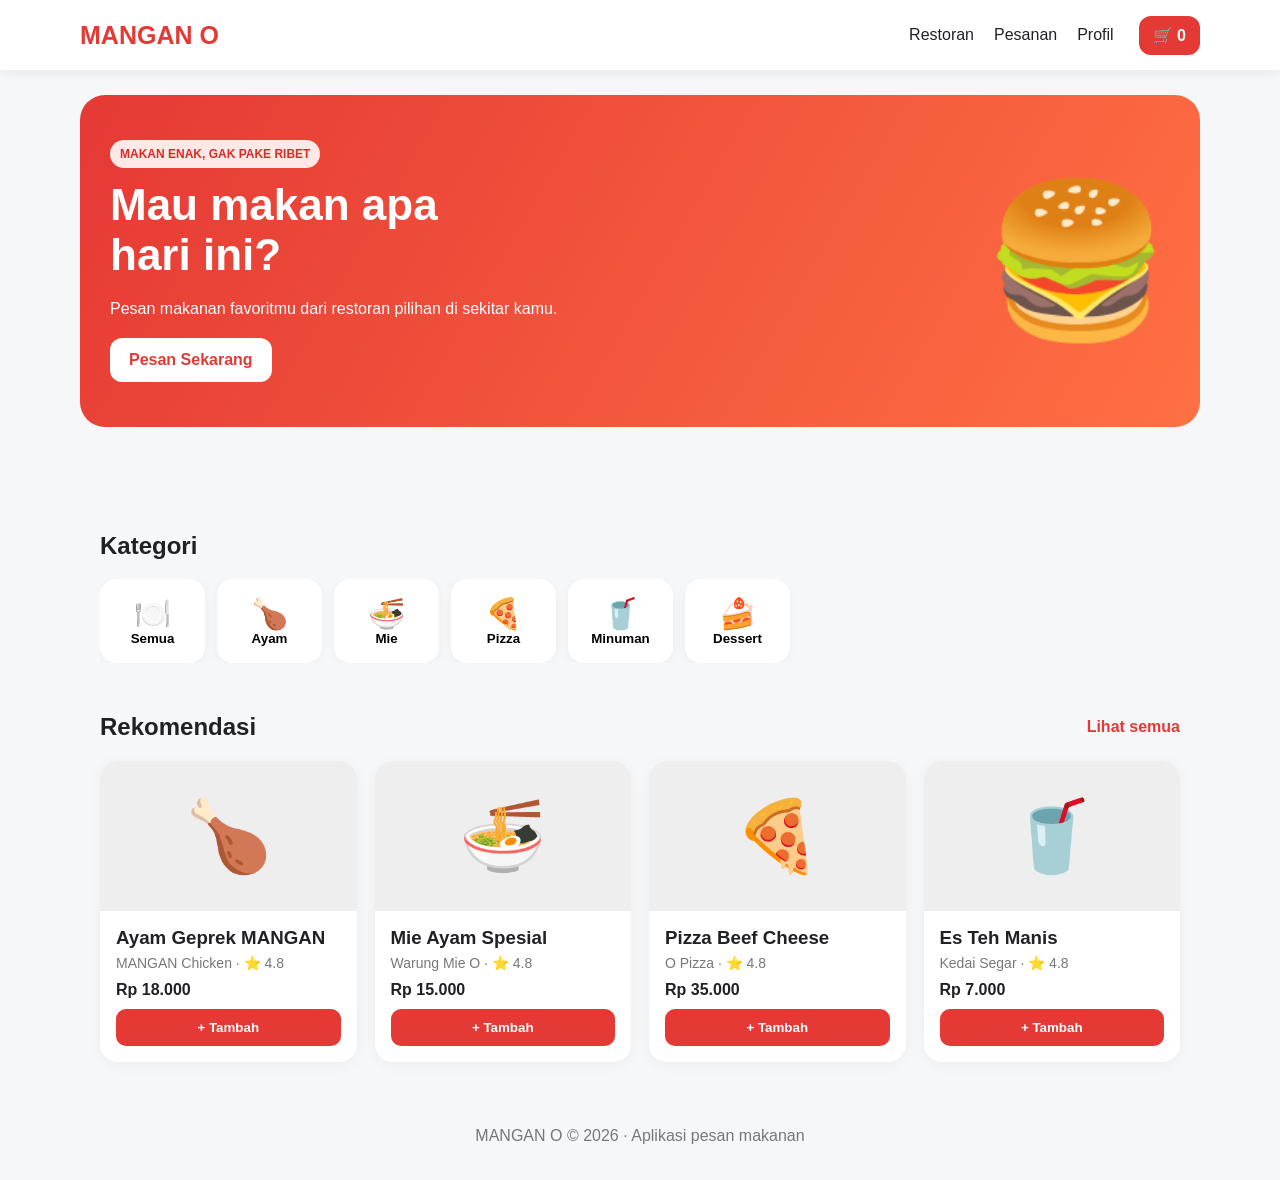
<file: index.html>
<!DOCTYPE html>
<html lang="id">
<head>
<meta charset="UTF-8"><meta name="viewport" content="width=device-width,initial-scale=1.0">
<title>MANGAN O - Pesan Makanan</title>
<link rel="stylesheet" href="css/style.css">
<link rel="stylesheet" href="css/home.css">
</head>
<body>
<header class="navbar">
  <a class="logo" href="index.html">MANGAN O</a>
  <nav><a href="pages/restoran.html">Restoran</a><a href="pages/pesanan.html">Pesanan</a><a href="pages/profil.html">Profil</a></nav>
  <a class="cart-btn" href="pages/keranjang.html">🛒 <span id="cartCount">0</span></a>
</header>
<section class="hero">
  <div><span class="badge">MAKAN ENAK, GAK PAKE RIBET</span><h1>Mau makan apa<br>hari ini?</h1>
  <p>Pesan makanan favoritmu dari restoran pilihan di sekitar kamu.</p>
  <a class="primary" href="pages/restoran.html">Pesan Sekarang</a></div>
  <div class="hero-emoji">🍔</div>
</section>
<main class="container">
  <section><div class="section-title"><h2>Kategori</h2></div><div id="categories" class="categories"></div></section>
  <section><div class="section-title"><h2>Rekomendasi</h2><a href="pages/restoran.html">Lihat semua</a></div><div id="foodGrid" class="food-grid"></div></section>
</main>
<footer>MANGAN O © 2026 · Aplikasi pesan makanan</footer>
<script src="data/kategori.js"></script><script src="data/makanan.js"></script><script src="js/app.js"></script><script src="js/home.js"></script>
</body></html>
</file>
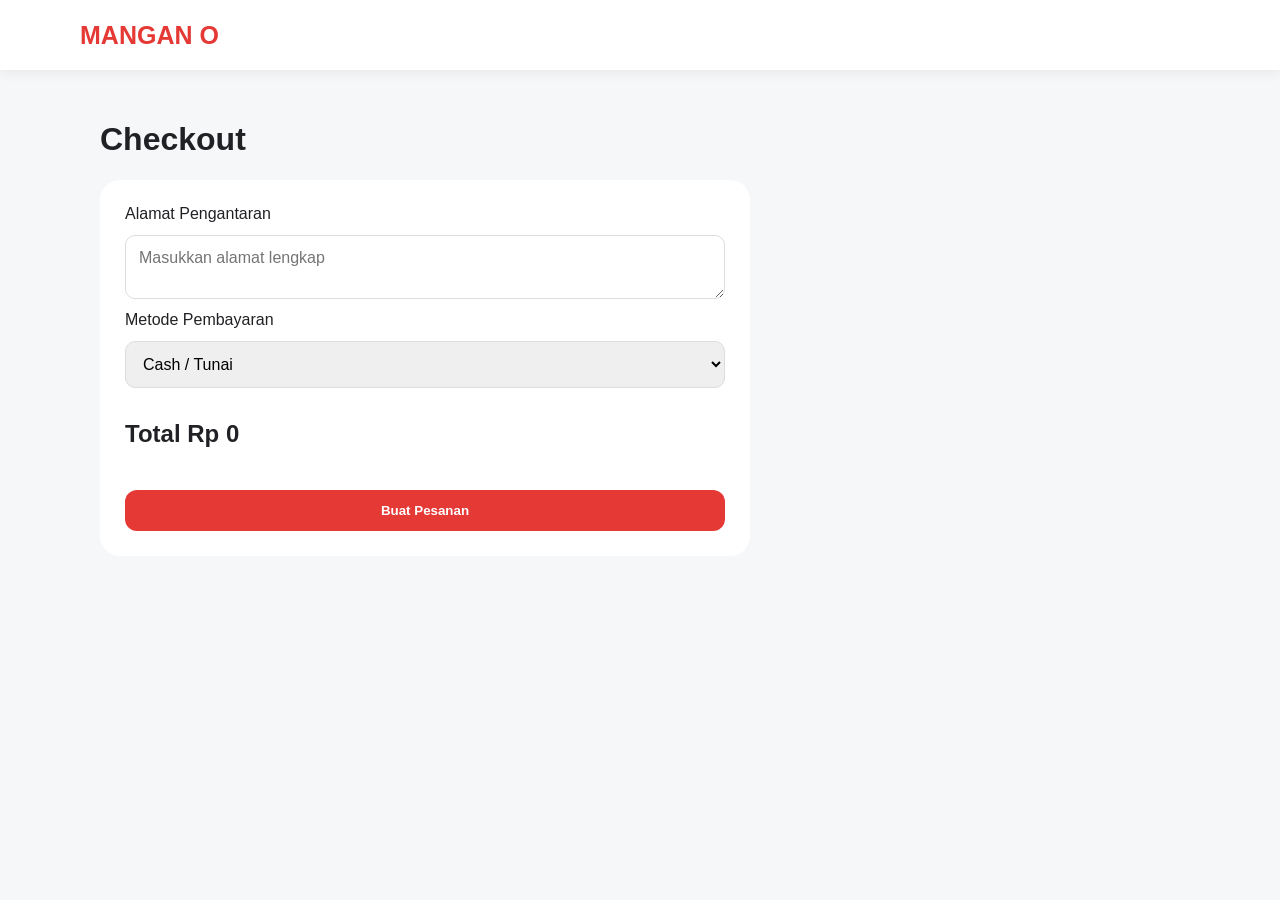
<file: pages/checkout.html>
<!DOCTYPE html><html lang="id"><head>
<meta charset="UTF-8"><meta name="viewport" content="width=device-width,initial-scale=1"><title>Checkout - MANGAN O</title><link rel="stylesheet" href="../css/style.css"><link rel="stylesheet" href="../css/checkout.css"></head>
<body><header class="navbar"><a class="logo" href="../index.html">MANGAN O</a></header>
<main class="container"><h1>Checkout</h1><div class="checkout-card"><label>Alamat Pengantaran</label><textarea id="address" placeholder="Masukkan alamat lengkap"></textarea><label>Metode Pembayaran</label><select id="payment"><option>Cash / Tunai</option><option>QRIS</option><option>E-Wallet</option></select><div id="checkoutTotal"></div><button class="primary" onclick="placeOrder()">Buat Pesanan</button></div></main>
<script src="../data/makanan.js"></script><script src="../js/app.js"></script><script src="../js/checkout.js"></script></body></html>
</file>
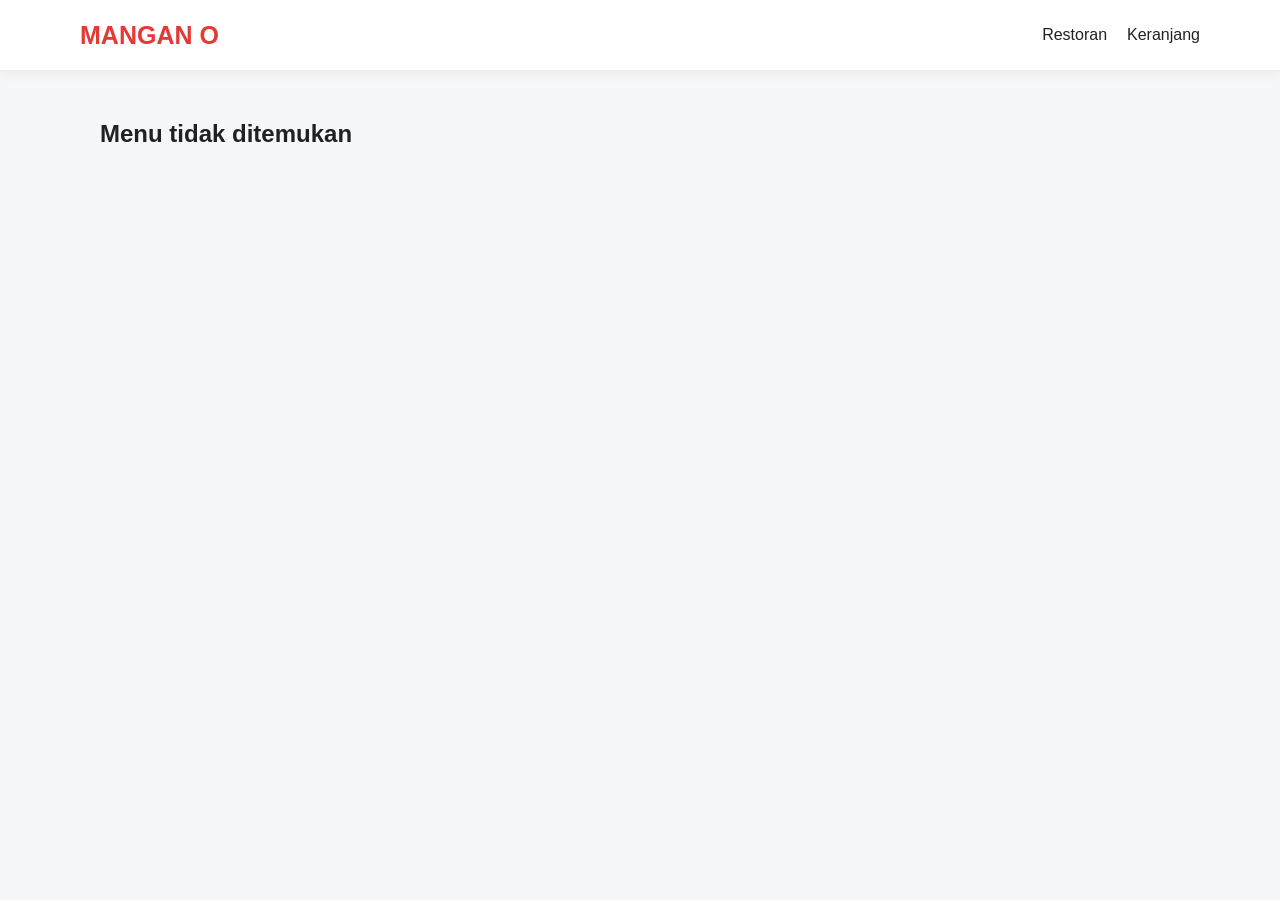
<file: pages/detail-menu.html>
<!DOCTYPE html><html lang="id"><head>
<meta charset="UTF-8"><meta name="viewport" content="width=device-width,initial-scale=1"><title>Detail Menu - MANGAN O</title>
<link rel="stylesheet" href="../css/style.css"></head><body><header class="navbar"><a class="logo" href="../index.html">MANGAN O</a><nav><a href="restoran.html">Restoran</a><a href="keranjang.html">Keranjang</a></nav></header>
<main class="container"><div id="detail"></div></main><script src="../data/makanan.js"></script><script src="../js/app.js"></script><script>
const id=new URLSearchParams(location.search).get('id'); const f=makanan.find(x=>x.id===id);
document.getElementById('detail').innerHTML=f?`<div class="detail-card"><div class="detail-image">${f.emoji}</div><div><span class="badge">${f.kategori}</span><h1>${f.nama}</h1><p>${f.restoran}</p><h2>${formatRupiah(f.harga)}</h2><p>${f.deskripsi}</p><button class="primary" onclick="addToCart('${f.id}')">+ Tambah ke Keranjang</button></div></div>`:'<h2>Menu tidak ditemukan</h2>';
</script></body></html>
</file>
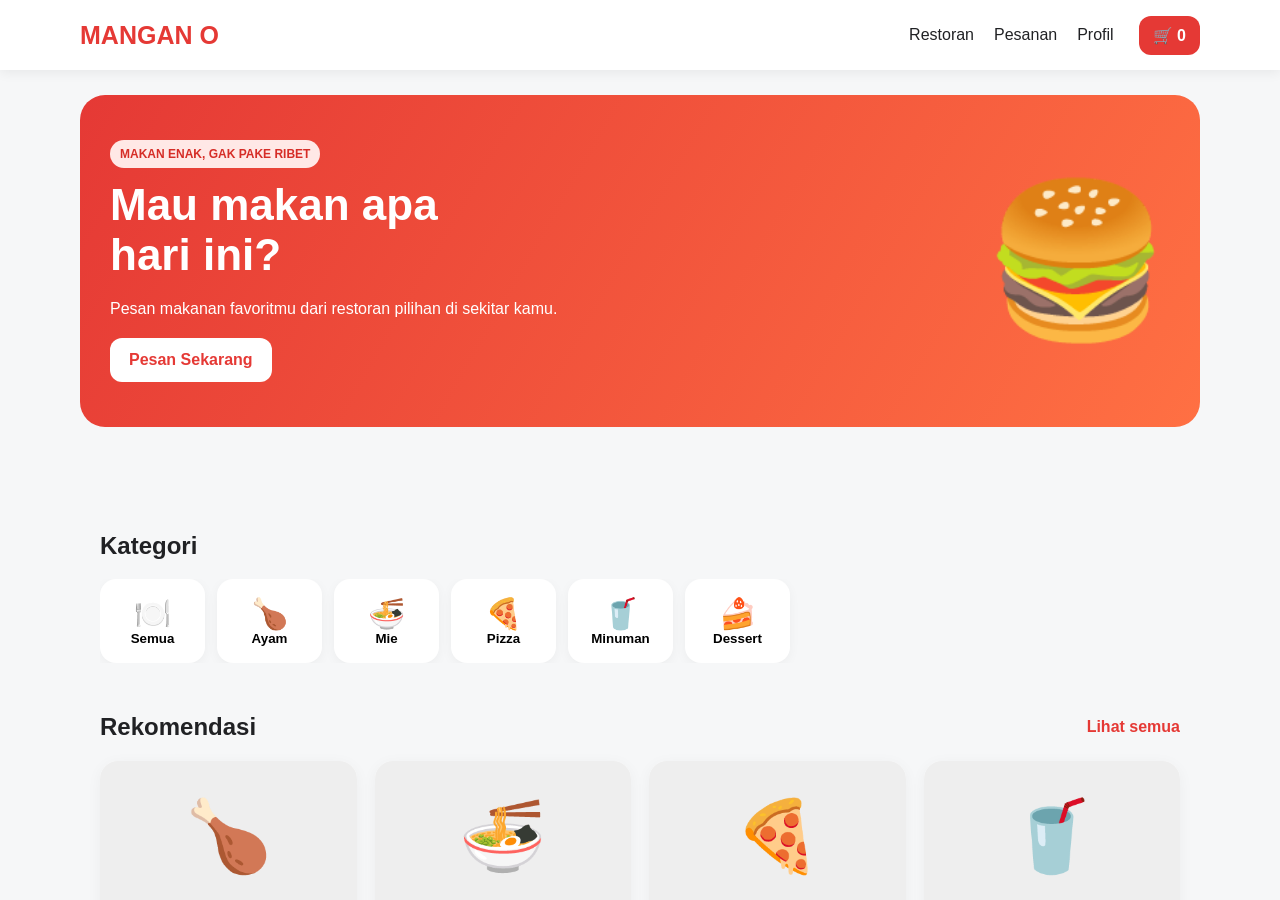
<file: pages/home.html>
<!DOCTYPE html><html lang="id"><head><meta charset="UTF-8"><meta name="viewport" content="width=device-width,initial-scale=1"><meta http-equiv="refresh" content="0;url=../index.html"><title>Home</title></head><body></body></html>
</file>
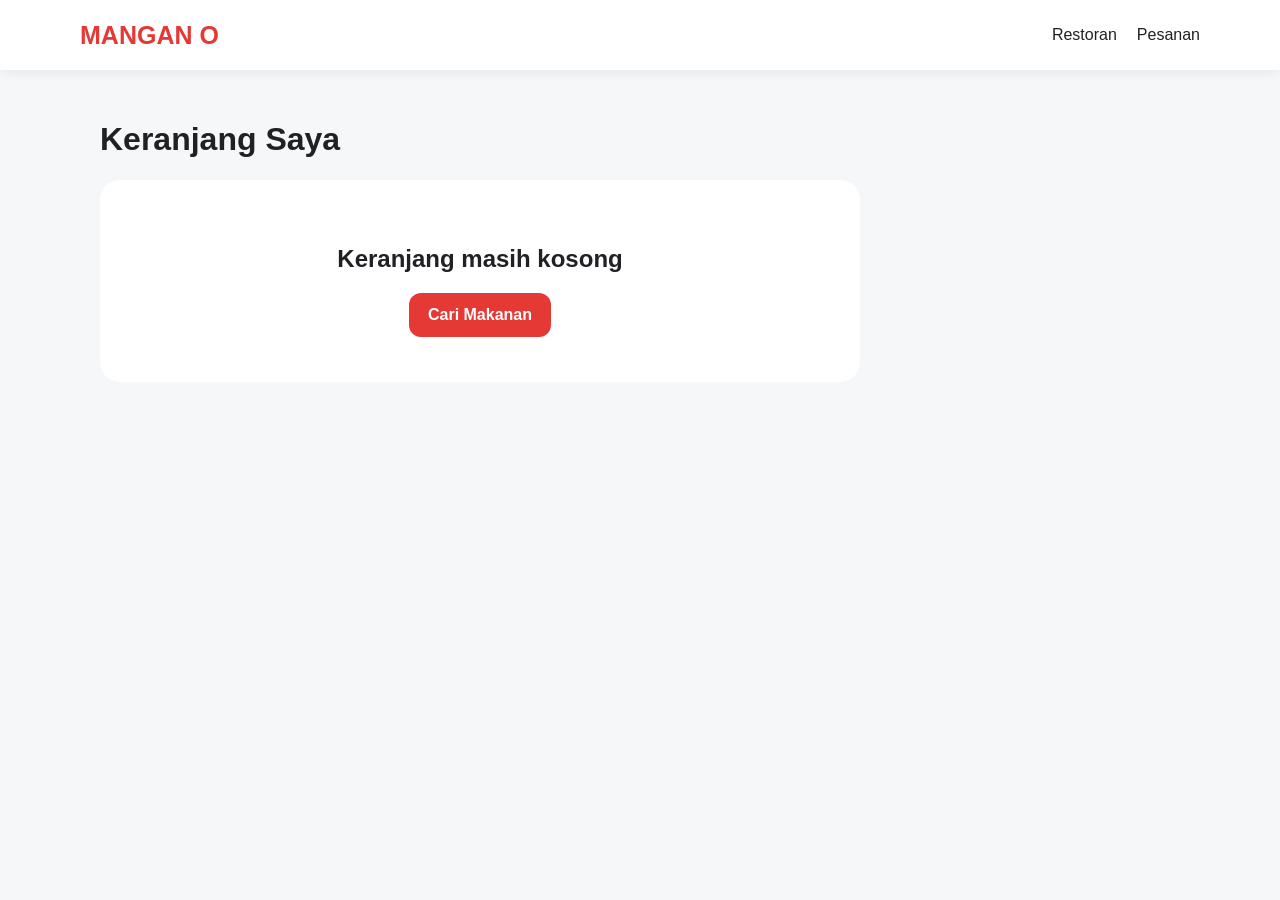
<file: pages/keranjang.html>
<!DOCTYPE html><html lang="id"><head>
<meta charset="UTF-8"><meta name="viewport" content="width=device-width,initial-scale=1"><title>Keranjang - MANGAN O</title><link rel="stylesheet" href="../css/style.css"><link rel="stylesheet" href="../css/keranjang.css"></head>
<body><header class="navbar"><a class="logo" href="../index.html">MANGAN O</a><nav><a href="restoran.html">Restoran</a><a href="pesanan.html">Pesanan</a></nav></header>
<main class="container"><h1>Keranjang Saya</h1><div id="cart"></div></main><script src="../data/makanan.js"></script><script src="../js/app.js"></script><script src="../js/keranjang.js"></script></body></html>
</file>
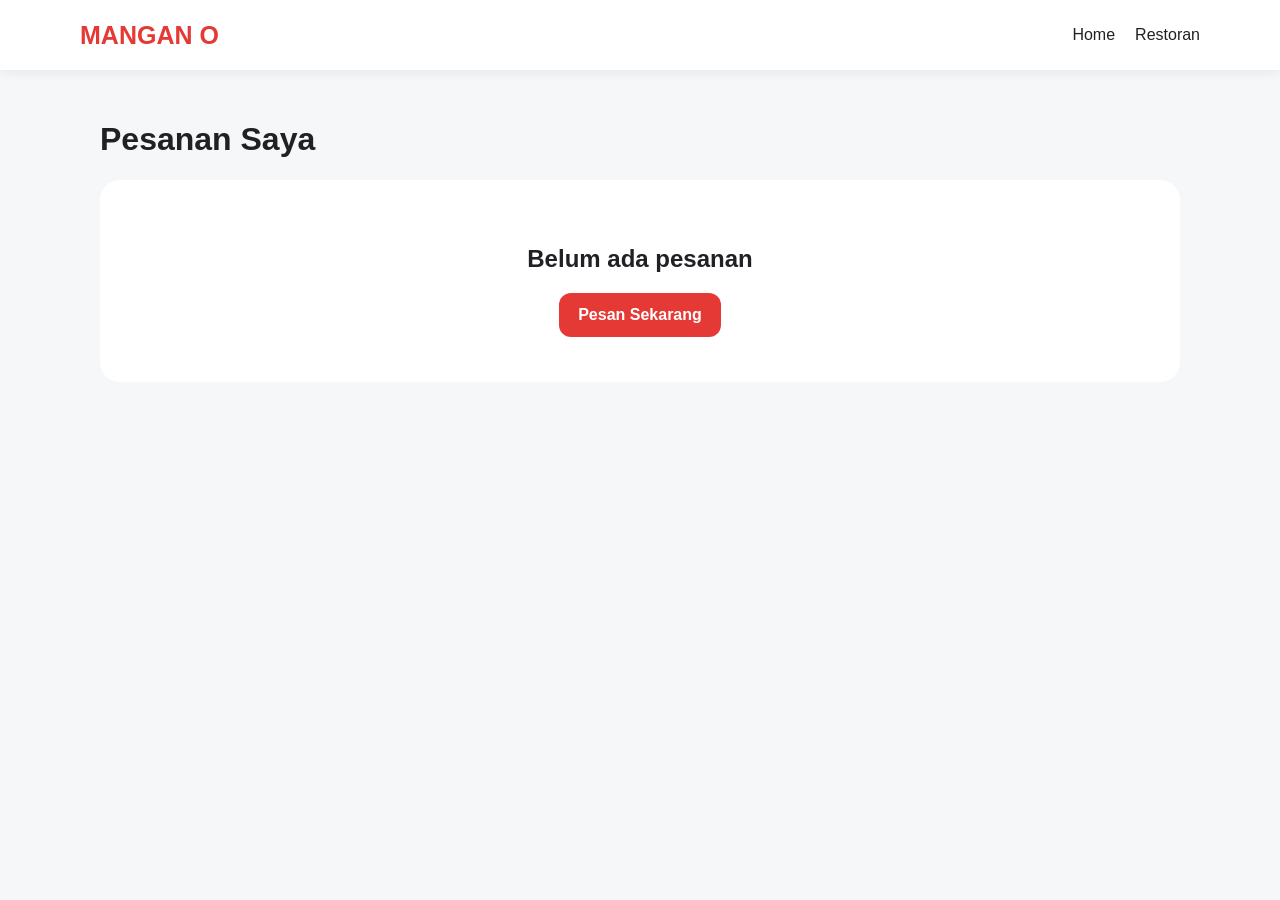
<file: pages/pesanan.html>
<!DOCTYPE html><html lang="id"><head>
<meta charset="UTF-8"><meta name="viewport" content="width=device-width,initial-scale=1"><title>Pesanan - MANGAN O</title><link rel="stylesheet" href="../css/style.css"><link rel="stylesheet" href="../css/pesanan.css"></head>
<body><header class="navbar"><a class="logo" href="../index.html">MANGAN O</a><nav><a href="../index.html">Home</a><a href="restoran.html">Restoran</a></nav></header>
<main class="container"><h1>Pesanan Saya</h1><div id="order"></div></main><script src="../js/app.js"></script><script src="../js/pesanan.js"></script></body></html>
</file>
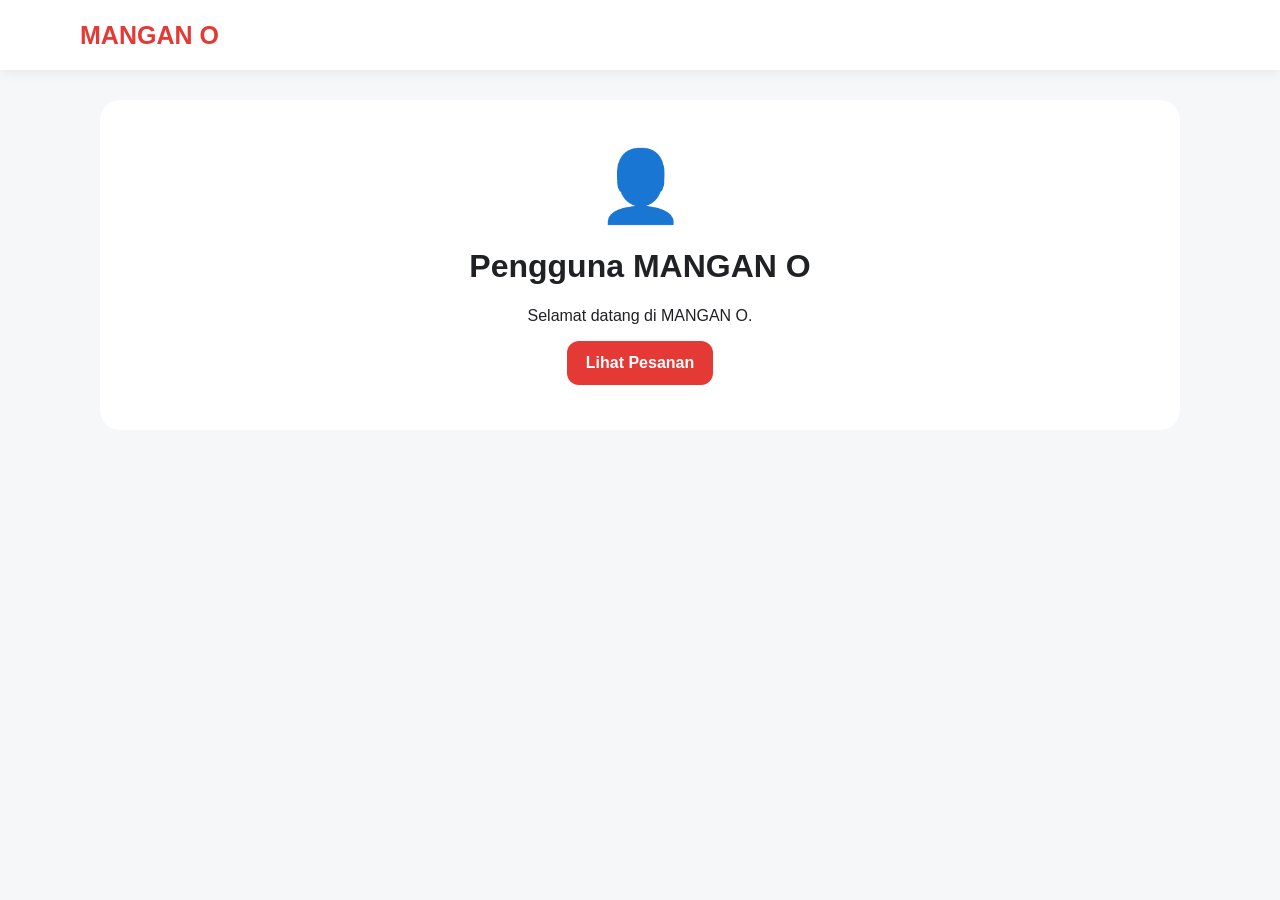
<file: pages/profil.html>
<!DOCTYPE html><html lang="id"><head>
<meta charset="UTF-8"><meta name="viewport" content="width=device-width,initial-scale=1"><title>Profil - MANGAN O</title><link rel="stylesheet" href="../css/style.css"></head>
<body><header class="navbar"><a class="logo" href="../index.html">MANGAN O</a></header>
<main class="container"><div class="profile-card"><div class="avatar">👤</div><h1>Pengguna MANGAN O</h1><p>Selamat datang di MANGAN O.</p><a class="primary" href="pesanan.html">Lihat Pesanan</a></div></main></body></html>
</file>
<file: css/style.css>
*{box-sizing:border-box}body{margin:0;font-family:Arial,Helvetica,sans-serif;background:#f6f7f8;color:#202124}a{text-decoration:none;color:inherit}.navbar{height:70px;background:#fff;display:flex;align-items:center;gap:25px;padding:0 max(20px,calc((100% - 1120px)/2));box-shadow:0 2px 12px #00000012;position:sticky;top:0;z-index:10}.logo{font-size:25px;font-weight:900;color:#e53935}.navbar nav{display:flex;gap:20px;margin-left:auto}.navbar nav a:hover{color:#e53935}.cart-btn{background:#e53935;color:#fff;padding:10px 14px;border-radius:12px;font-weight:700}.container{max-width:1120px;margin:auto;padding:30px 20px}.primary{display:inline-block;background:#e53935;color:#fff;border:0;padding:13px 19px;border-radius:12px;font-weight:700;cursor:pointer}.badge{display:inline-block;background:#ffe8e6;color:#d62d27;padding:7px 10px;border-radius:20px;font-size:12px;font-weight:700}.section-title{display:flex;justify-content:space-between;align-items:center}.section-title a{color:#e53935;font-weight:700}.categories{display:flex;gap:12px;overflow:auto}.category{border:0;background:#fff;border-radius:16px;padding:17px;min-width:105px;cursor:pointer;box-shadow:0 3px 12px #0000000b}.category span{font-size:30px;display:block}.food-grid{display:grid;grid-template-columns:repeat(auto-fit,minmax(230px,1fr));gap:18px}.food-card{background:#fff;border-radius:18px;overflow:hidden;box-shadow:0 3px 15px #0000000b}.food-img{height:150px;background:#eee;display:flex;align-items:center;justify-content:center;font-size:70px}.food-info{padding:16px}.food-info h3{margin:0 0 6px}.muted{color:#777;font-size:14px}.price{font-weight:800;margin:10px 0}.add-btn{width:100%;border:0;background:#e53935;color:#fff;padding:11px;border-radius:10px;cursor:pointer;font-weight:700}.detail-card{background:#fff;border-radius:22px;padding:25px;display:grid;grid-template-columns:1fr 1fr;gap:30px}.detail-image{min-height:300px;border-radius:18px;background:#eee;display:flex;align-items:center;justify-content:center;font-size:120px}.profile-card{text-align:center;background:#fff;border-radius:20px;padding:45px}.avatar{font-size:70px}footer{text-align:center;padding:35px;color:#777}@media(max-width:700px){.navbar{gap:10px}.navbar nav{display:none}.detail-card{grid-template-columns:1fr}}
</file>
<file: css/home.css>
.hero{max-width:1120px;margin:25px auto;padding:45px 30px;border-radius:25px;background:linear-gradient(120deg,#e53935,#ff7043);color:white;display:flex;align-items:center;justify-content:space-between}.hero h1{font-size:44px;margin:12px 0}.hero p{max-width:520px;line-height:1.6}.hero .primary{background:#fff;color:#e53935}.hero-emoji{font-size:150px}.section-title{margin-top:30px}@media(max-width:700px){.hero{margin:15px;padding:30px}.hero h1{font-size:32px}.hero-emoji{font-size:80px}}
</file>
<file: css/checkout.css>
.checkout-card{background:#fff;max-width:650px;padding:25px;border-radius:20px;display:grid;gap:12px}.checkout-card textarea,.checkout-card select{padding:13px;border:1px solid #ddd;border-radius:10px;font:inherit}.checkout-card button{margin-top:10px}
</file>
<file: css/keranjang.css>
#cart{max-width:760px}.cart-item{background:#fff;border-radius:15px;padding:15px;margin:10px 0;display:flex;justify-content:space-between;align-items:center}.cart-actions button{border:0;border-radius:8px;padding:6px 10px;cursor:pointer}.total{background:#fff;padding:20px;border-radius:15px;margin-top:20px;font-size:19px;font-weight:700}
</file>
<file: css/pesanan.css>
@media print {
  body {
    background: #fff;
  }

  .navbar,
  .print-btn {
    display: none;
  }

  .container {
    max-width: none;
    padding: 0;
  }

  .order-receipt {
    max-width: 700px;
    margin: 0 auto;
    box-shadow: none;
    border: 1px solid #ddd;
  }
}
</file>
